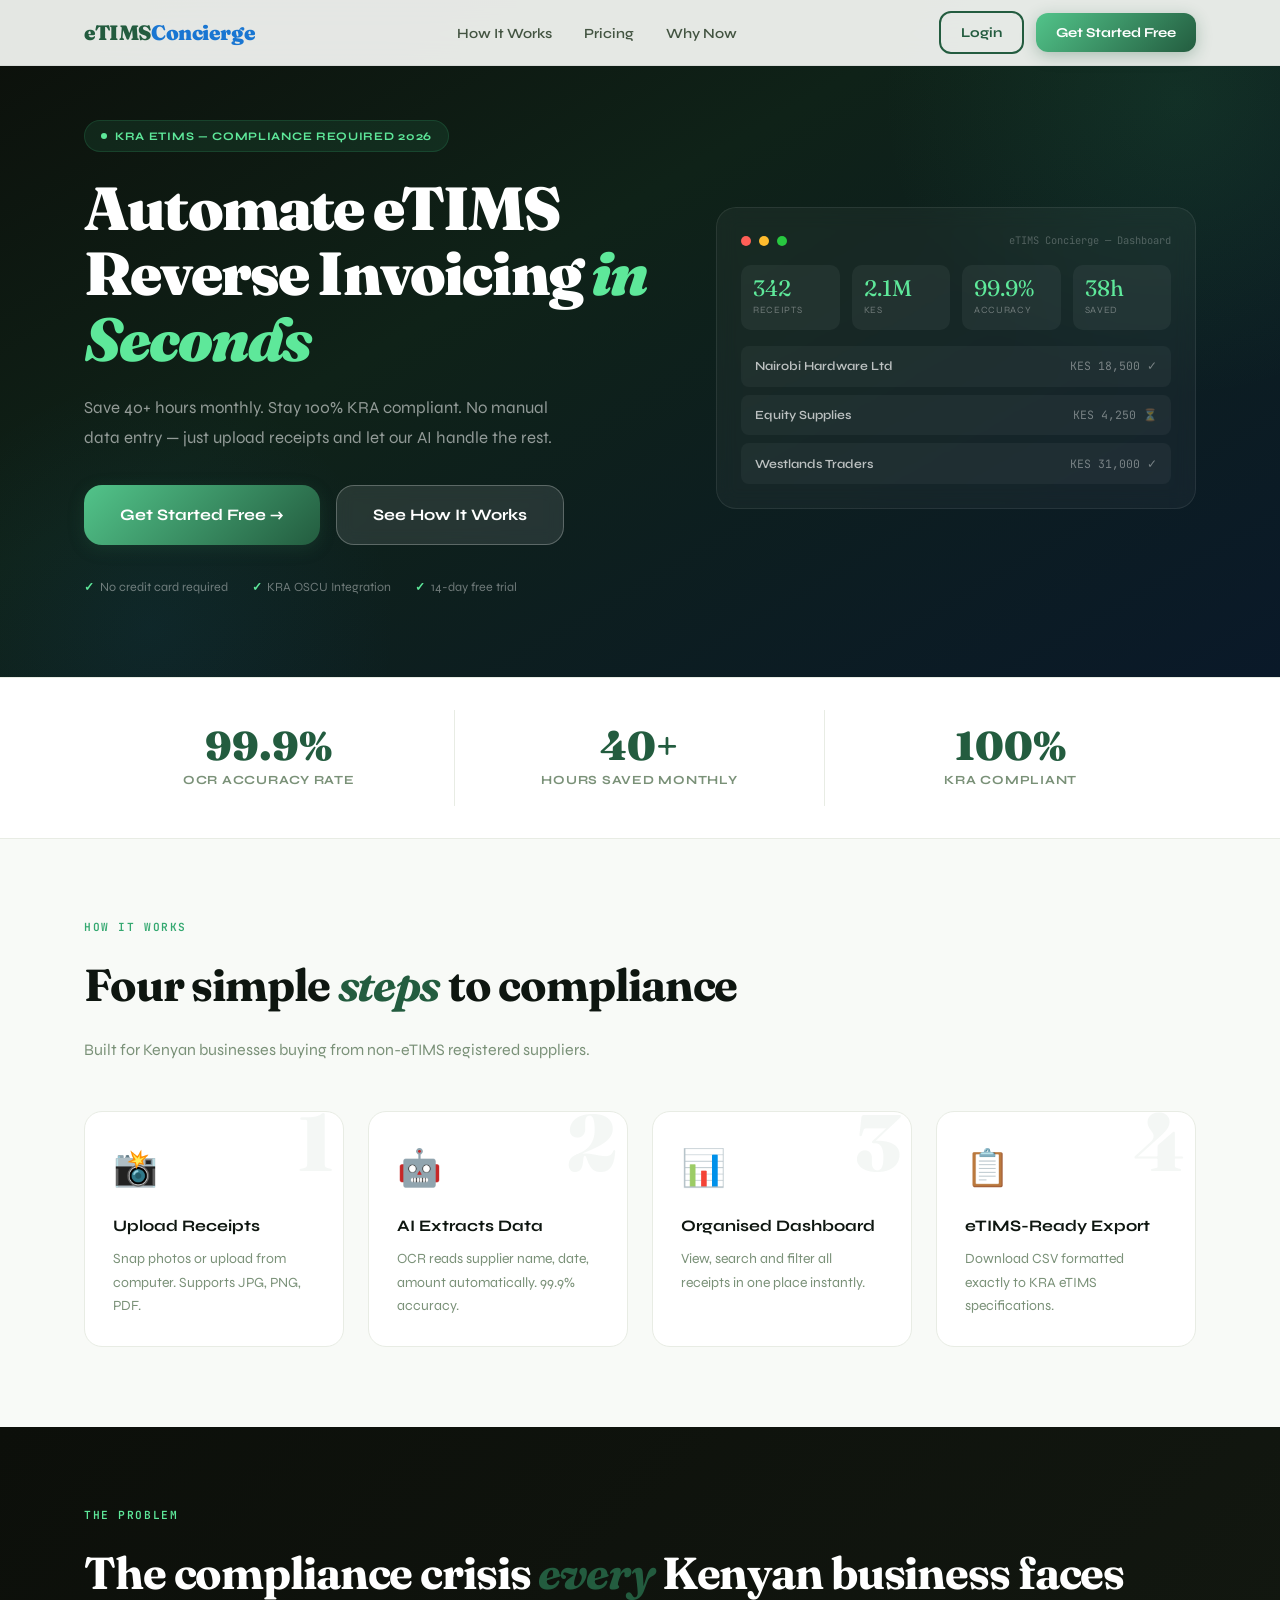
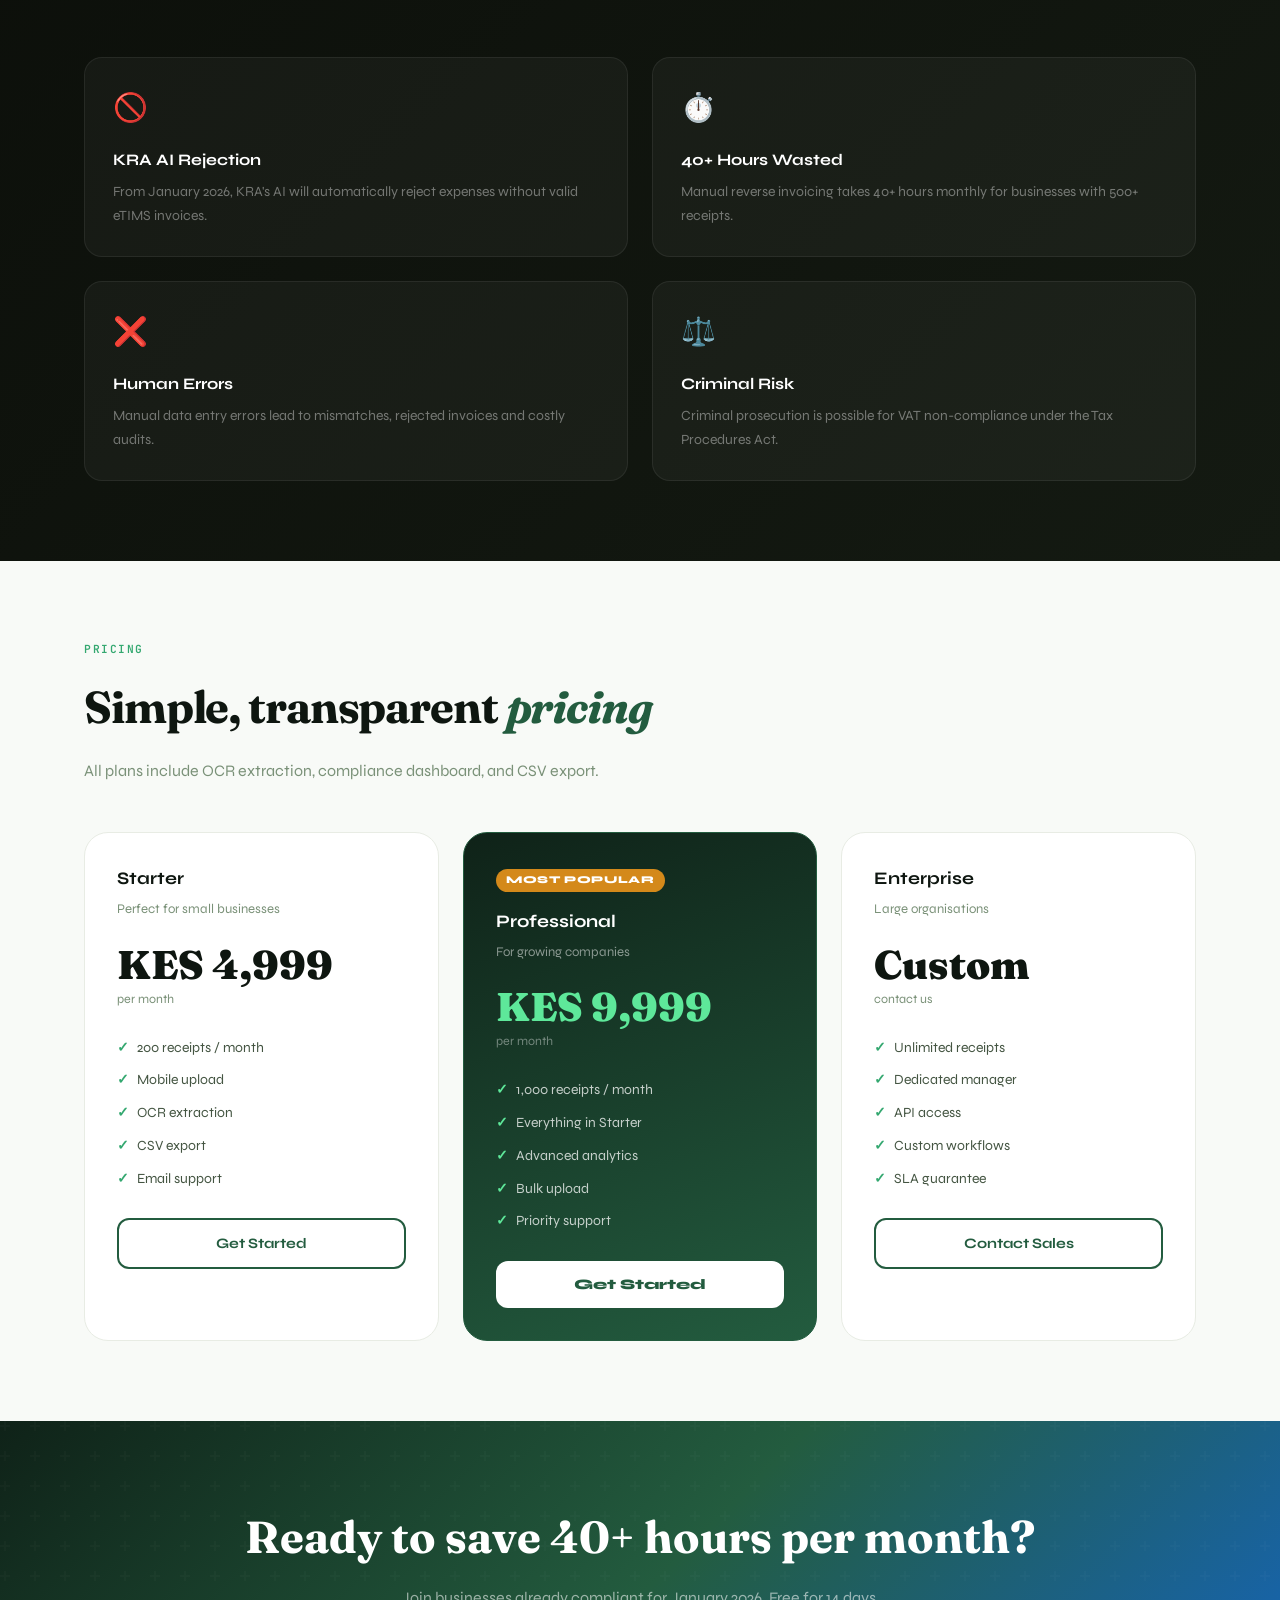
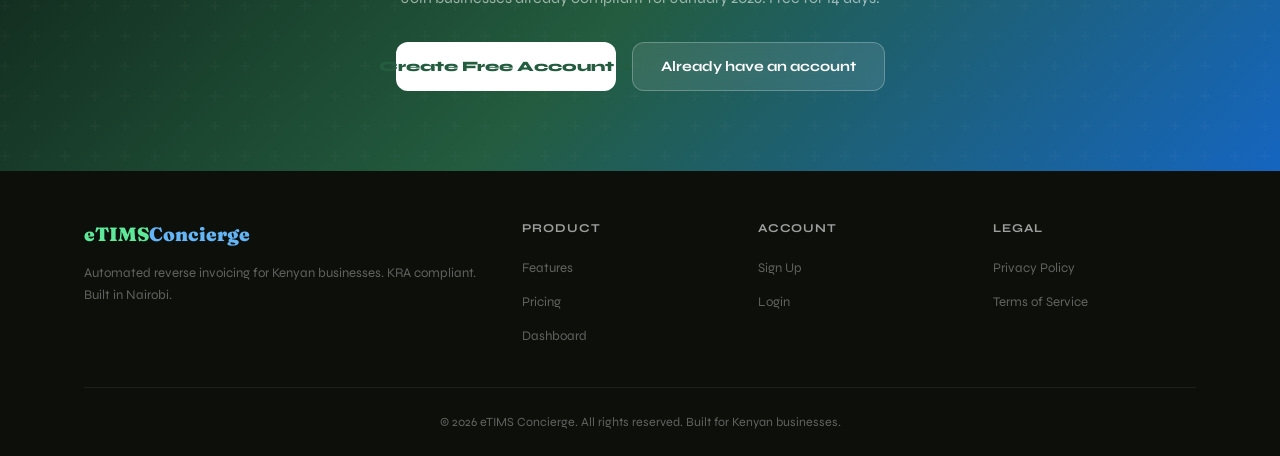
<file: index.html>
<!DOCTYPE html>
<html lang="en">
<head>
<meta charset="UTF-8"/>
<meta name="viewport" content="width=device-width,initial-scale=1.0"/>
<title>eTIMS Concierge — Automate KRA Reverse Invoicing</title>
<style>
@import url('https://fonts.googleapis.com/css2?family=Syne:wght@400;600;700;800&family=Fraunces:opsz,wght@9..144,700;9..144,900&family=JetBrains+Mono:wght@400;600&display=swap');

:root {
  --green:   #235C3F;
  --green-l: #34A870;
  --green-d: #0F2218;
  --mint:    #E6F5EE;
  --amber:   #D4891A;
  --ink:     #0E1610;
  --slate:   #445542;
  --mist:    #7A9178;
  --border:  #E8ECE4;
  --bg:      #F8FAF7;
  --white:   #FFFFFF;
  --danger:  #C0392B;
  --danger-bg: #FDECEA;
  --blue:    #1976D2;
  --blue-bg: #E3F2FD;
  --ff-head: 'Fraunces', Georgia, serif;
  --ff-body: 'Syne', sans-serif;
  --ff-mono: 'JetBrains Mono', monospace;
  --r-sm: 8px; --r-md: 12px; --r-lg: 18px; --r-xl: 24px;
  --sh-sm: 0 2px 8px rgba(14,22,16,.07);
  --sh-md: 0 6px 24px rgba(14,22,16,.10);
  --sh-lg: 0 16px 56px rgba(14,22,16,.14);
  --sh-xl: 0 32px 80px rgba(14,22,16,.20);
}

*, *::before, *::after { box-sizing: border-box; margin: 0; padding: 0; }
html { scroll-behavior: smooth; }
body { font-family: var(--ff-body); background: var(--bg); color: var(--ink); line-height: 1.6; -webkit-font-smoothing: antialiased; overflow-x: hidden; }
a { text-decoration: none; color: inherit; }
img { display: block; max-width: 100%; }
button { font-family: var(--ff-body); cursor: pointer; border: none; background: none; }
input, select, textarea { font-family: var(--ff-body); }

/* BUTTONS */
.btn {
  display: inline-flex; align-items: center; justify-content: center; gap: .45rem;
  padding: .75rem 1.75rem; font-size: .9rem; font-weight: 700;
  border-radius: var(--r-md); border: none; cursor: pointer;
  transition: all .25s; white-space: nowrap;
}
.btn-primary { background: linear-gradient(135deg,#52C48A,#235C3F); color:#fff; box-shadow: 0 4px 16px rgba(35,92,63,.3); }
.btn-primary:hover { transform:translateY(-2px); box-shadow: 0 8px 28px rgba(35,92,63,.4); }
.btn-secondary { background: transparent; color: var(--green); border: 2px solid var(--green); }
.btn-secondary:hover { background: var(--mint); transform:translateY(-2px); }
.btn-ghost { background: rgba(255,255,255,.1); color:#fff; border:1.5px solid rgba(255,255,255,.25); backdrop-filter:blur(8px); }
.btn-ghost:hover { background: rgba(255,255,255,.18); transform:translateY(-2px); }
.btn-danger { background: var(--danger); color:#fff; }
.btn-danger:hover { background:#a93226; transform:translateY(-2px); }
.btn-lg { padding: 1rem 2.25rem; font-size: 1rem; border-radius: var(--r-lg); }
.btn-full { width: 100%; }
.btn:disabled { opacity:.5; pointer-events:none; }

/* FORMS */
.form-group { margin-bottom: 1rem; }
.form-label { display:block; font-size:.7rem; font-weight:700; letter-spacing:.08em; text-transform:uppercase; color:var(--slate); margin-bottom:.35rem; }
.form-input { width:100%; padding:.75rem 1rem; border:1.5px solid var(--border); border-radius:var(--r-md); font-family:var(--ff-body); font-size:.9rem; color:var(--ink); background:#fff; outline:none; transition: border-color .2s, box-shadow .2s; }
.form-input:focus { border-color:var(--green-l); box-shadow: 0 0 0 4px rgba(52,168,112,.12); }
.form-input::placeholder { color:var(--mist); }

/* ALERTS */
.alert { padding:.85rem 1rem; border-radius:var(--r-md); font-size:.875rem; border-left:3px solid; display:none; margin-bottom:1rem; }
.alert.show { display:block; }
.alert-success { background:var(--mint); color:var(--green-d); border-color:var(--green-l); }
.alert-error   { background:var(--danger-bg); color:#922B21; border-color:var(--danger); }
.alert-info    { background:var(--blue-bg); color:#0D47A1; border-color:var(--blue); }

/* BADGES */
.badge { display:inline-flex; align-items:center; gap:.3rem; padding:.2rem .65rem; border-radius:100px; font-size:.65rem; font-weight:700; letter-spacing:.04em; text-transform:uppercase; }
.badge::before { content:''; width:5px; height:5px; border-radius:50%; background:currentColor; flex-shrink:0; }
.badge-green  { background:var(--mint); color:var(--green-d); }
.badge-blue   { background:var(--blue-bg); color:var(--blue); }
.badge-orange { background:#FEF6E4; color:#7D4E00; }
.badge-red    { background:var(--danger-bg); color:var(--danger); }
.badge-gray   { background:#F0F2F4; color:var(--slate); }

/* CARD */
.card { background:#fff; border:1px solid var(--border); border-radius:var(--r-lg); padding:2rem; box-shadow:var(--sh-sm); }

/* TOAST */
#toast { position:fixed; bottom:1.5rem; right:1.5rem; z-index:9999; min-width:280px; max-width:380px; background:#141A12; color:rgba(255,255,255,.92); padding:.9rem 1.25rem; border-radius:var(--r-lg); font-size:.85rem; font-weight:500; box-shadow:var(--sh-xl); display:flex; align-items:center; gap:.65rem; transform:translateY(120%); opacity:0; transition:all .4s cubic-bezier(.34,1.56,.64,1); pointer-events:none; border-left:3px solid var(--green-l); }
#toast.show { transform:translateY(0); opacity:1; }

/* SPINNER */
.spinner { width:32px; height:32px; border-radius:50%; border:3px solid var(--border); border-top-color:var(--green-l); animation:spin .8s linear infinite; margin:0 auto; }
@keyframes spin { to { transform:rotate(360deg); } }

/* SCROLLBAR */
::-webkit-scrollbar { width:5px; } ::-webkit-scrollbar-track { background:var(--bg); } ::-webkit-scrollbar-thumb { background:var(--border); border-radius:3px; }

/* SIDEBAR NAV */
.nav-item { display:flex; align-items:center; gap:.75rem; padding:.65rem 1.1rem; margin:.1rem .6rem; border-radius:var(--r-md); font-size:.85rem; font-weight:600; color:rgba(255,255,255,.45); cursor:pointer; transition:all .2s; border:none; background:none; width:calc(100% - 1.2rem); text-align:left; text-decoration:none; }
.nav-item:hover { background:rgba(255,255,255,.08); color:rgba(255,255,255,.88); }
.nav-item.active { background:rgba(82,196,138,.12); color:#5EE89A; border:1px solid rgba(82,196,138,.15); }
.nav-item .ico { width:20px; text-align:center; flex-shrink:0; }

/* RESPONSIVE */
@media(max-width:768px){ .hide-mobile{display:none!important;} }
@media(min-width:769px){ .hide-desktop{display:none!important;} }

/* REVEAL */
.reveal { opacity:0; transform:translateY(24px); transition:opacity .6s, transform .6s; }
.reveal.in { opacity:1; transform:none; }
.d1{transition-delay:.1s} .d2{transition-delay:.2s} .d3{transition-delay:.3s} .d4{transition-delay:.4s}

/* NAV */
.site-nav { position:fixed; top:0; left:0; right:0; z-index:900; height:66px; background:rgba(248,250,247,.92); backdrop-filter:blur(20px); border-bottom:1px solid rgba(14,22,16,.06); transition:box-shadow .3s; }
.site-nav.scrolled { box-shadow:var(--sh-md); }
.nav-inner { max-width:1160px; margin:0 auto; padding:0 1.5rem; height:100%; display:flex; align-items:center; justify-content:space-between; }
.nav-logo { font-family:var(--ff-head); font-size:1.3rem; font-weight:900; letter-spacing:-.02em; }
.nav-logo .g { color:var(--green); } .nav-logo .b { color:var(--blue); }
.nav-links { display:flex; align-items:center; gap:2rem; list-style:none; }
.nav-links a { font-size:.875rem; font-weight:600; color:var(--slate); transition:color .2s; }
.nav-links a:hover { color:var(--green); }
.nav-actions { display:flex; gap:.75rem; align-items:center; }
@media(max-width:768px){ .nav-links{display:none;} }

/* HERO */
.hero { padding: 120px 0 80px; background: linear-gradient(150deg,#0c0f0a 0%,#0f2218 40%,#0a1929 100%); position:relative; overflow:hidden; }
.hero::before { content:''; position:absolute; top:-200px; right:-200px; width:600px; height:600px; background:radial-gradient(circle, rgba(52,168,112,.12) 0%, transparent 70%); }
.hero::after  { content:''; position:absolute; bottom:-200px; left:-100px; width:500px; height:500px; background:radial-gradient(circle, rgba(25,118,210,.08) 0%, transparent 70%); }
.hero-inner { max-width:1160px; margin:0 auto; padding:0 1.5rem; display:grid; grid-template-columns:1fr 480px; gap:4rem; align-items:center; position:relative; z-index:1; }
@media(max-width:900px){ .hero-inner{grid-template-columns:1fr; } .hero-visual{display:none;} }
.hero-badge { display:inline-flex; align-items:center; gap:.5rem; background:rgba(52,168,112,.12); border:1px solid rgba(52,168,112,.2); color:#5EE89A; padding:.35rem 1rem; border-radius:100px; font-size:.72rem; font-weight:700; letter-spacing:.06em; text-transform:uppercase; margin-bottom:1.5rem; }
.hero-badge::before { content:''; width:6px; height:6px; border-radius:50%; background:#5EE89A; animation:blink 1.5s ease-in-out infinite; }
@keyframes blink{0%,100%{opacity:1}50%{opacity:.3}}
.hero h1 { font-family:var(--ff-head); font-size:clamp(2.4rem,5vw,3.8rem); font-weight:900; letter-spacing:-.03em; color:#fff; line-height:1.08; margin-bottom:1.25rem; }
.hero h1 em { font-style:italic; color:#5EE89A; }
.hero p { font-size:1.05rem; color:rgba(255,255,255,.55); line-height:1.8; margin-bottom:2rem; max-width:500px; }
.hero-btns { display:flex; gap:1rem; flex-wrap:wrap; margin-bottom:2rem; }
.trust-row { display:flex; gap:1.5rem; flex-wrap:wrap; }
.trust-item { font-size:.78rem; color:rgba(255,255,255,.4); display:flex; align-items:center; gap:.35rem; }
.trust-item::before { content:'✓'; color:#5EE89A; font-weight:700; }

/* MOCK DASHBOARD */
.hero-visual { background:rgba(255,255,255,.04); border:1px solid rgba(255,255,255,.08); border-radius:20px; padding:1.5rem; backdrop-filter:blur(10px); }
.mock-bar { display:flex; align-items:center; gap:.5rem; margin-bottom:1rem; }
.mock-dot { width:10px; height:10px; border-radius:50%; }
.mock-title { font-family:var(--ff-mono); font-size:.65rem; color:rgba(255,255,255,.25); margin-left:auto; }
.mock-stats { display:grid; grid-template-columns:repeat(4,1fr); gap:.75rem; margin-bottom:1rem; }
.mock-stat { background:rgba(255,255,255,.05); border-radius:10px; padding:.75rem; }
.mock-stat .n { font-family:var(--ff-head); font-size:1.4rem; color:#5EE89A; line-height:1; }
.mock-stat .l { font-size:.6rem; color:rgba(255,255,255,.35); text-transform:uppercase; letter-spacing:.07em; margin-top:.2rem; }
.mock-rows { display:flex; flex-direction:column; gap:.5rem; }
.mock-row { background:rgba(255,255,255,.04); border-radius:8px; padding:.65rem .85rem; display:flex; align-items:center; justify-content:space-between; }
.mock-row .sup { font-size:.78rem; color:rgba(255,255,255,.7); font-weight:600; }
.mock-row .amt { font-family:var(--ff-mono); font-size:.72rem; color:rgba(255,255,255,.4); }

/* STATS BAR */
.stats-bar { background:#fff; border-top:1px solid var(--border); border-bottom:1px solid var(--border); }
.stats-inner { max-width:1160px; margin:0 auto; padding:2rem 1.5rem; display:grid; grid-template-columns:repeat(3,1fr); }
@media(max-width:600px){ .stats-inner{grid-template-columns:1fr;} }
.stat-item { text-align:center; padding:1rem; border-right:1px solid var(--border); }
.stat-item:last-child { border:none; }
.stat-n { font-family:var(--ff-head); font-size:2.5rem; font-weight:900; color:var(--green); line-height:1; }
.stat-l { font-size:.78rem; font-weight:700; color:var(--mist); letter-spacing:.06em; text-transform:uppercase; margin-top:.3rem; }

/* SECTIONS */
.container { max-width:1160px; margin:0 auto; padding:0 1.5rem; }
.section { padding:5rem 0; }
.section-label { font-family:var(--ff-mono); font-size:.7rem; font-weight:600; letter-spacing:.14em; text-transform:uppercase; color:var(--green-l); margin-bottom:.75rem; }
.section-title { font-family:var(--ff-head); font-size:clamp(1.8rem,3.5vw,2.8rem); font-weight:700; letter-spacing:-.025em; color:var(--ink); margin-bottom:1rem; }
.section-title em { font-style:italic; color:var(--green); }
.section-sub { font-size:1rem; color:var(--mist); max-width:560px; }

/* HOW IT WORKS */
.steps-grid { display:grid; grid-template-columns:repeat(4,1fr); gap:1.5rem; margin-top:3rem; }
@media(max-width:900px){ .steps-grid{grid-template-columns:repeat(2,1fr);} }
@media(max-width:480px){ .steps-grid{grid-template-columns:1fr;} }
.step-card { background:#fff; border:1px solid var(--border); border-radius:var(--r-lg); padding:1.75rem; transition:transform .3s,box-shadow .3s,border-color .3s; position:relative; overflow:hidden; }
.step-card::before { content:attr(data-n); position:absolute; top:-10px; right:10px; font-family:var(--ff-head); font-size:5rem; font-weight:900; color:rgba(35,92,63,.05); line-height:1; }
.step-card:hover { transform:translateY(-5px); box-shadow:var(--sh-md); border-color:rgba(52,168,112,.25); }
.step-icon { font-size:2.25rem; margin-bottom:1rem; }
.step-card h3 { font-size:1rem; margin-bottom:.5rem; }
.step-card p { font-size:.875rem; color:var(--mist); line-height:1.7; }

/* PROBLEM */
.problem-section { background:linear-gradient(135deg,#0c0f0a,#141A12); padding:5rem 0; }
.problem-grid { display:grid; grid-template-columns:repeat(2,1fr); gap:1.5rem; margin-top:3rem; }
@media(max-width:700px){ .problem-grid{grid-template-columns:1fr;} }
.problem-card { background:rgba(255,255,255,.04); border:1px solid rgba(255,255,255,.07); border-radius:var(--r-lg); padding:1.75rem; }
.problem-card .ico { font-size:1.75rem; margin-bottom:1rem; }
.problem-card h3 { color:#fff; font-size:1rem; margin-bottom:.5rem; }
.problem-card p { font-size:.875rem; color:rgba(255,255,255,.4); line-height:1.7; }

/* PRICING */
.pricing-grid { display:grid; grid-template-columns:repeat(3,1fr); gap:1.5rem; margin-top:3rem; }
@media(max-width:900px){ .pricing-grid{grid-template-columns:1fr;max-width:400px;margin-left:auto;margin-right:auto;} }
.price-card { background:#fff; border:1px solid var(--border); border-radius:var(--r-xl); padding:2rem; position:relative; transition:transform .3s,box-shadow .3s; }
.price-card:hover { transform:translateY(-5px); box-shadow:var(--sh-lg); }
.price-card.featured { background:linear-gradient(160deg,#0f2218,#235C3F); border-color:var(--green); color:#fff; }
.price-card.featured h3,
.price-card.featured p { color:#fff; }
.price-badge { display:inline-block; background:var(--amber); color:#fff; font-size:.65rem; font-weight:800; letter-spacing:.06em; text-transform:uppercase; padding:.2rem .65rem; border-radius:100px; margin-bottom:1rem; }
.price-card h3 { font-size:1.1rem; margin-bottom:.4rem; }
.price-card .tagline { font-size:.825rem; color:var(--mist); margin-bottom:1.5rem; }
.price-card.featured .tagline { color:rgba(255,255,255,.5); }
.price-amount { font-family:var(--ff-head); font-size:2.5rem; font-weight:900; line-height:1; margin-bottom:.25rem; }
.price-period { font-size:.78rem; color:var(--mist); margin-bottom:1.75rem; }
.price-card.featured .price-period { color:rgba(255,255,255,.4); }
.price-features { list-style:none; display:flex; flex-direction:column; gap:.65rem; margin-bottom:1.75rem; }
.price-features li { font-size:.875rem; display:flex; align-items:center; gap:.5rem; color:var(--slate); }
.price-card.featured .price-features li { color:rgba(255,255,255,.75); }
.price-features li::before { content:'✓'; color:var(--green-l); font-weight:700; flex-shrink:0; }
.price-card.featured .price-features li::before { color:#5EE89A; }

/* CTA BAND */
.cta-band { background:linear-gradient(135deg,#0f2218,#235C3F,#1565C0); padding:5rem 0; text-align:center; position:relative; overflow:hidden; }
.cta-band::before { content:''; position:absolute; inset:0; background:url("data:image/svg+xml,%3Csvg width='60' height='60' viewBox='0 0 60 60' xmlns='http://www.w3.org/2000/svg'%3E%3Cg fill='none' fill-rule='evenodd'%3E%3Cg fill='%23ffffff' fill-opacity='0.02'%3E%3Cpath d='M36 34v-4h-2v4h-4v2h4v4h2v-4h4v-2h-4zm0-30V0h-2v4h-4v2h4v4h2V6h4V4h-4zM6 34v-4H4v4H0v2h4v4h2v-4h4v-2H6zM6 4V0H4v4H0v2h4v4h2V6h4V4H6z'/%3E%3C/g%3E%3C/g%3E%3C/svg%3E"); }
.cta-band h2 { font-family:var(--ff-head); font-size:clamp(1.8rem,3.5vw,2.8rem); color:#fff; margin-bottom:.75rem; position:relative; }
.cta-band p { color:rgba(255,255,255,.55); font-size:1rem; margin-bottom:2rem; position:relative; }
.cta-btns { display:flex; gap:1rem; justify-content:center; flex-wrap:wrap; position:relative; }

/* FOOTER */
.footer { background:#0c0f0a; color:rgba(255,255,255,.35); padding:3rem 0 1.5rem; }
.footer-grid { display:grid; grid-template-columns:2fr 1fr 1fr 1fr; gap:2rem; margin-bottom:2.5rem; }
@media(max-width:768px){ .footer-grid{grid-template-columns:1fr 1fr;} }
.footer-brand .logo { font-family:var(--ff-head); font-size:1.2rem; font-weight:900; margin-bottom:.75rem; }
.footer-brand p { font-size:.825rem; line-height:1.7; }
.footer-col h4 { font-size:.75rem; font-weight:700; letter-spacing:.08em; text-transform:uppercase; color:rgba(255,255,255,.6); margin-bottom:1rem; }
.footer-col ul { list-style:none; display:flex; flex-direction:column; gap:.5rem; }
.footer-col a { font-size:.825rem; transition:color .2s; }
.footer-col a:hover { color:rgba(255,255,255,.7); }
.footer-bottom { border-top:1px solid rgba(255,255,255,.07); padding-top:1.5rem; text-align:center; font-size:.78rem; }
</style>
</head>
<body>

<nav class="site-nav" id="nav">
  <div class="nav-inner">
    <div class="nav-logo"><span class="g">eTIMS</span><span class="b">Concierge</span></div>
    <ul class="nav-links">
      <li><a href="#how">How It Works</a></li>
      <li><a href="#pricing">Pricing</a></li>
      <li><a href="#problem">Why Now</a></li>
    </ul>
    <div class="nav-actions">
      <a href="login.html" class="btn btn-secondary" style="padding:.55rem 1.25rem;font-size:.85rem;">Login</a>
      <a href="signup.html" class="btn btn-primary" style="padding:.55rem 1.25rem;font-size:.85rem;">Get Started Free</a>
    </div>
  </div>
</nav>

<!-- HERO -->
<section class="hero">
  <div class="hero-inner">
    <div class="hero-text">
      <div class="hero-badge">KRA eTIMS — Compliance Required 2026</div>
      <h1>Automate eTIMS Reverse Invoicing <em>in Seconds</em></h1>
      <p>Save 40+ hours monthly. Stay 100% KRA compliant. No manual data entry — just upload receipts and let our AI handle the rest.</p>
      <div class="hero-btns">
        <a href="signup.html" class="btn btn-primary btn-lg">Get Started Free →</a>
        <a href="#how" class="btn btn-ghost btn-lg">See How It Works</a>
      </div>
      <div class="trust-row">
        <span class="trust-item">No credit card required</span>
        <span class="trust-item">KRA OSCU Integration</span>
        <span class="trust-item">14-day free trial</span>
      </div>
    </div>
    <div class="hero-visual">
      <div class="mock-bar">
        <div class="mock-dot" style="background:#FF5F57"></div>
        <div class="mock-dot" style="background:#FEBC2E"></div>
        <div class="mock-dot" style="background:#28C840"></div>
        <span class="mock-title">eTIMS Concierge — Dashboard</span>
      </div>
      <div class="mock-stats">
        <div class="mock-stat"><div class="n">342</div><div class="l">Receipts</div></div>
        <div class="mock-stat"><div class="n">2.1M</div><div class="l">KES</div></div>
        <div class="mock-stat"><div class="n">99.9%</div><div class="l">Accuracy</div></div>
        <div class="mock-stat"><div class="n">38h</div><div class="l">Saved</div></div>
      </div>
      <div class="mock-rows">
        <div class="mock-row"><span class="sup">Nairobi Hardware Ltd</span><span class="amt">KES 18,500 ✓</span></div>
        <div class="mock-row"><span class="sup">Equity Supplies</span><span class="amt">KES 4,250 ⏳</span></div>
        <div class="mock-row"><span class="sup">Westlands Traders</span><span class="amt">KES 31,000 ✓</span></div>
      </div>
    </div>
  </div>
</section>

<!-- STATS BAR -->
<div class="stats-bar">
  <div class="stats-inner">
    <div class="stat-item reveal"><div class="stat-n">99.9%</div><div class="stat-l">OCR Accuracy Rate</div></div>
    <div class="stat-item reveal d1"><div class="stat-n">40+</div><div class="stat-l">Hours Saved Monthly</div></div>
    <div class="stat-item reveal d2"><div class="stat-n">100%</div><div class="stat-l">KRA Compliant</div></div>
  </div>
</div>

<!-- HOW IT WORKS -->
<section class="section" id="how">
  <div class="container">
    <div class="section-label">How It Works</div>
    <h2 class="section-title">Four simple <em>steps</em> to compliance</h2>
    <p class="section-sub">Built for Kenyan businesses buying from non-eTIMS registered suppliers.</p>
    <div class="steps-grid">
      <div class="step-card reveal" data-n="1"><div class="step-icon">📸</div><h3>Upload Receipts</h3><p>Snap photos or upload from computer. Supports JPG, PNG, PDF.</p></div>
      <div class="step-card reveal d1" data-n="2"><div class="step-icon">🤖</div><h3>AI Extracts Data</h3><p>OCR reads supplier name, date, amount automatically. 99.9% accuracy.</p></div>
      <div class="step-card reveal d2" data-n="3"><div class="step-icon">📊</div><h3>Organised Dashboard</h3><p>View, search and filter all receipts in one place instantly.</p></div>
      <div class="step-card reveal d3" data-n="4"><div class="step-icon">📋</div><h3>eTIMS-Ready Export</h3><p>Download CSV formatted exactly to KRA eTIMS specifications.</p></div>
    </div>
  </div>
</section>

<!-- PROBLEM -->
<section class="problem-section" id="problem">
  <div class="container">
    <div class="section-label" style="color:#5EE89A">The Problem</div>
    <h2 class="section-title" style="color:#fff">The compliance crisis <em>every</em> Kenyan business faces</h2>
    <div class="problem-grid">
      <div class="problem-card reveal"><div class="ico">🚫</div><h3>KRA AI Rejection</h3><p>From January 2026, KRA's AI will automatically reject expenses without valid eTIMS invoices.</p></div>
      <div class="problem-card reveal d1"><div class="ico">⏱️</div><h3>40+ Hours Wasted</h3><p>Manual reverse invoicing takes 40+ hours monthly for businesses with 500+ receipts.</p></div>
      <div class="problem-card reveal d2"><div class="ico">❌</div><h3>Human Errors</h3><p>Manual data entry errors lead to mismatches, rejected invoices and costly audits.</p></div>
      <div class="problem-card reveal d3"><div class="ico">⚖️</div><h3>Criminal Risk</h3><p>Criminal prosecution is possible for VAT non-compliance under the Tax Procedures Act.</p></div>
    </div>
  </div>
</section>

<!-- PRICING -->
<section class="section" id="pricing">
  <div class="container">
    <div class="section-label">Pricing</div>
    <h2 class="section-title">Simple, transparent <em>pricing</em></h2>
    <p class="section-sub">All plans include OCR extraction, compliance dashboard, and CSV export.</p>
    <div class="pricing-grid">
      <div class="price-card reveal">
        <h3>Starter</h3>
        <p class="tagline">Perfect for small businesses</p>
        <div class="price-amount">KES 4,999</div>
        <div class="price-period">per month</div>
        <ul class="price-features">
          <li>200 receipts / month</li>
          <li>Mobile upload</li>
          <li>OCR extraction</li>
          <li>CSV export</li>
          <li>Email support</li>
        </ul>
        <a href="signup.html" class="btn btn-secondary btn-full">Get Started</a>
      </div>
      <div class="price-card featured reveal d1">
        <div class="price-badge">Most Popular</div>
        <h3>Professional</h3>
        <p class="tagline">For growing companies</p>
        <div class="price-amount" style="color:#5EE89A">KES 9,999</div>
        <div class="price-period">per month</div>
        <ul class="price-features">
          <li>1,000 receipts / month</li>
          <li>Everything in Starter</li>
          <li>Advanced analytics</li>
          <li>Bulk upload</li>
          <li>Priority support</li>
        </ul>
        <a href="signup.html" class="btn btn-full" style="background:#fff;color:var(--green);font-weight:800;">Get Started</a>
      </div>
      <div class="price-card reveal d2">
        <h3>Enterprise</h3>
        <p class="tagline">Large organisations</p>
        <div class="price-amount">Custom</div>
        <div class="price-period">contact us</div>
        <ul class="price-features">
          <li>Unlimited receipts</li>
          <li>Dedicated manager</li>
          <li>API access</li>
          <li>Custom workflows</li>
          <li>SLA guarantee</li>
        </ul>
        <a href="signup.html" class="btn btn-secondary btn-full">Contact Sales</a>
      </div>
    </div>
  </div>
</section>

<!-- CTA -->
<section class="cta-band">
  <div class="container">
    <h2>Ready to save 40+ hours per month?</h2>
    <p>Join businesses already compliant for January 2026. Free for 14 days.</p>
    <div class="cta-btns">
      <a href="signup.html" class="btn btn-full" style="background:#fff;color:var(--green);font-weight:800;max-width:220px;">Create Free Account →</a>
      <a href="login.html" class="btn btn-ghost">Already have an account</a>
    </div>
  </div>
</section>

<!-- FOOTER -->
<footer class="footer">
  <div class="container">
    <div class="footer-grid">
      <div class="footer-brand">
        <div class="logo"><span style="color:#5EE89A">eTIMS</span><span style="color:#64B5F6">Concierge</span></div>
        <p>Automated reverse invoicing for Kenyan businesses. KRA compliant. Built in Nairobi.</p>
      </div>
      <div class="footer-col"><h4>Product</h4><ul><li><a href="#how">Features</a></li><li><a href="#pricing">Pricing</a></li><li><a href="dashboard.html">Dashboard</a></li></ul></div>
      <div class="footer-col"><h4>Account</h4><ul><li><a href="signup.html">Sign Up</a></li><li><a href="login.html">Login</a></li></ul></div>
      <div class="footer-col"><h4>Legal</h4><ul><li><a href="#">Privacy Policy</a></li><li><a href="#">Terms of Service</a></li></ul></div>
    </div>
    <div class="footer-bottom">© 2026 eTIMS Concierge. All rights reserved. Built for Kenyan businesses.</div>
  </div>
</footer>

<script>
window.addEventListener('scroll',()=>{
  document.getElementById('nav').classList.toggle('scrolled',window.scrollY>20);
});
const obs = new IntersectionObserver(entries=>{
  entries.forEach(e=>{ if(e.isIntersecting) e.target.classList.add('in'); });
},{threshold:.15});
document.querySelectorAll('.reveal').forEach(el=>obs.observe(el));
</script>
</body>
</html>
</file>
